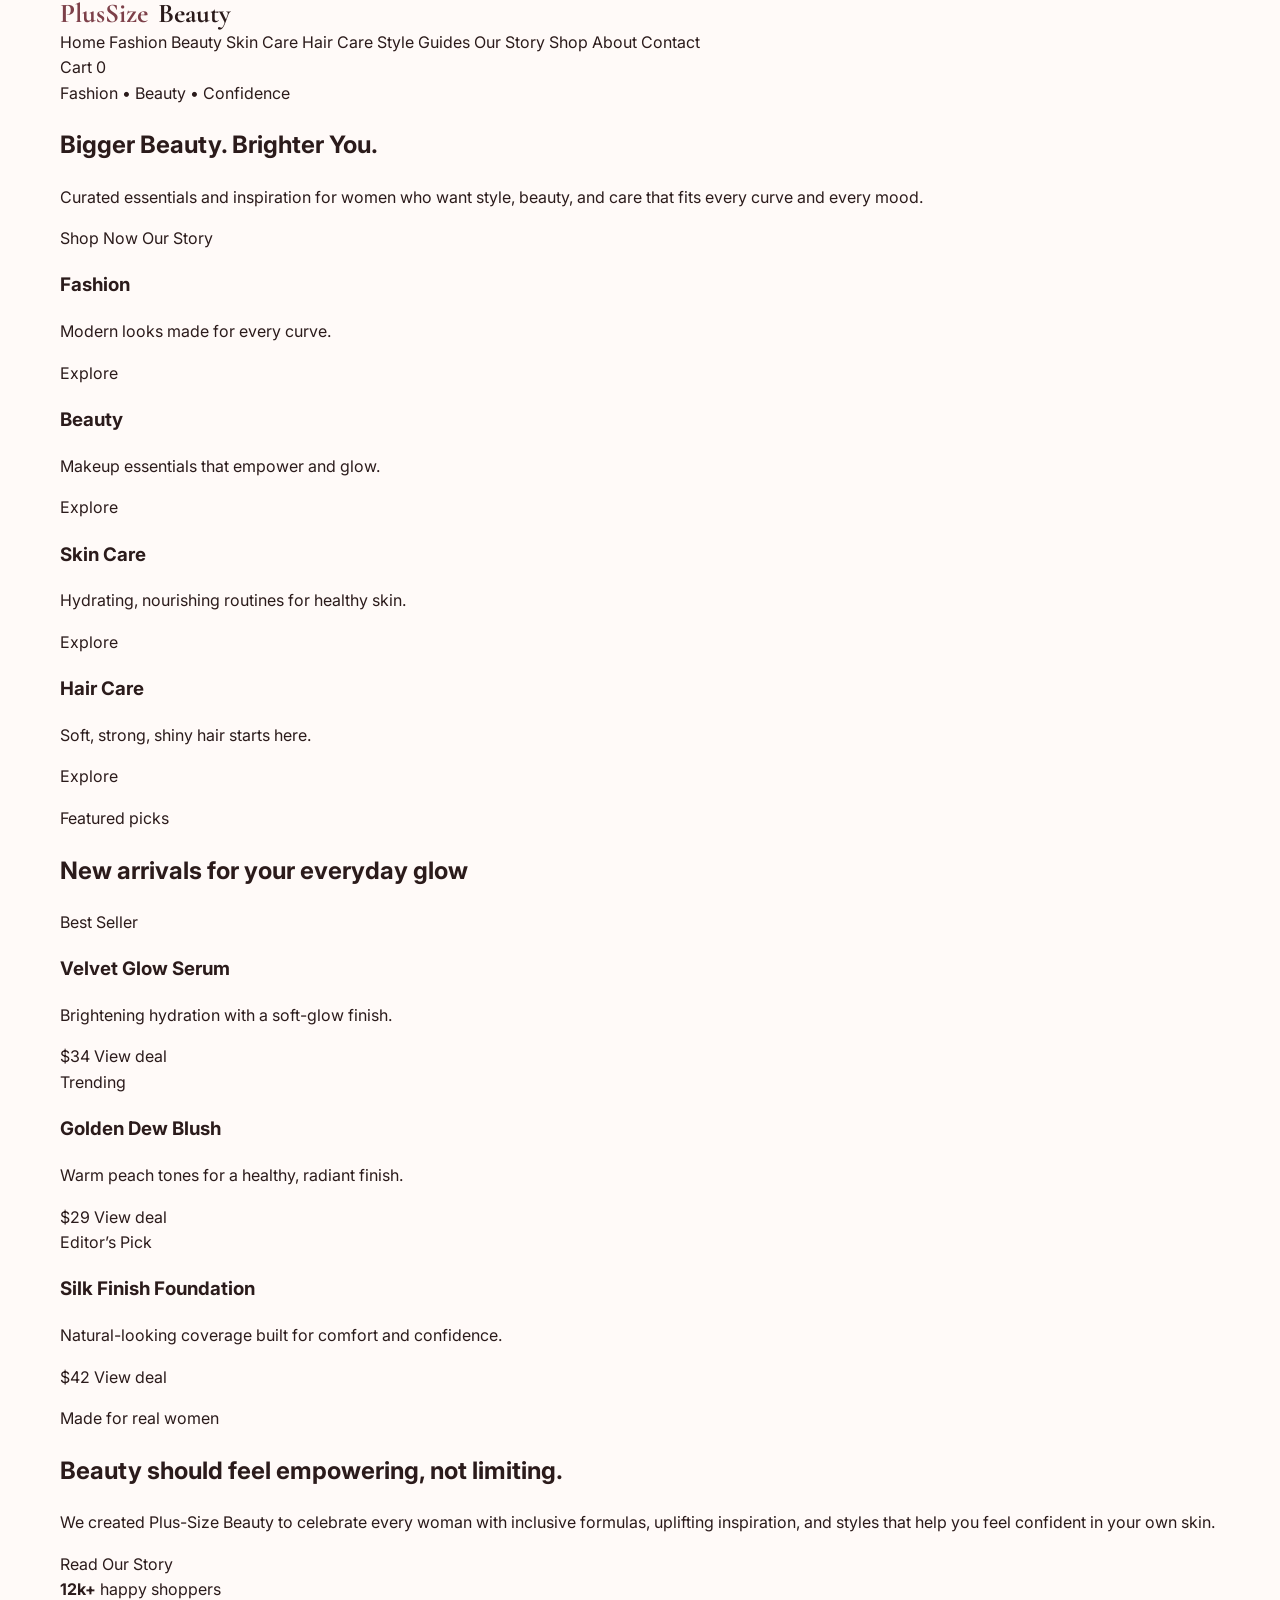
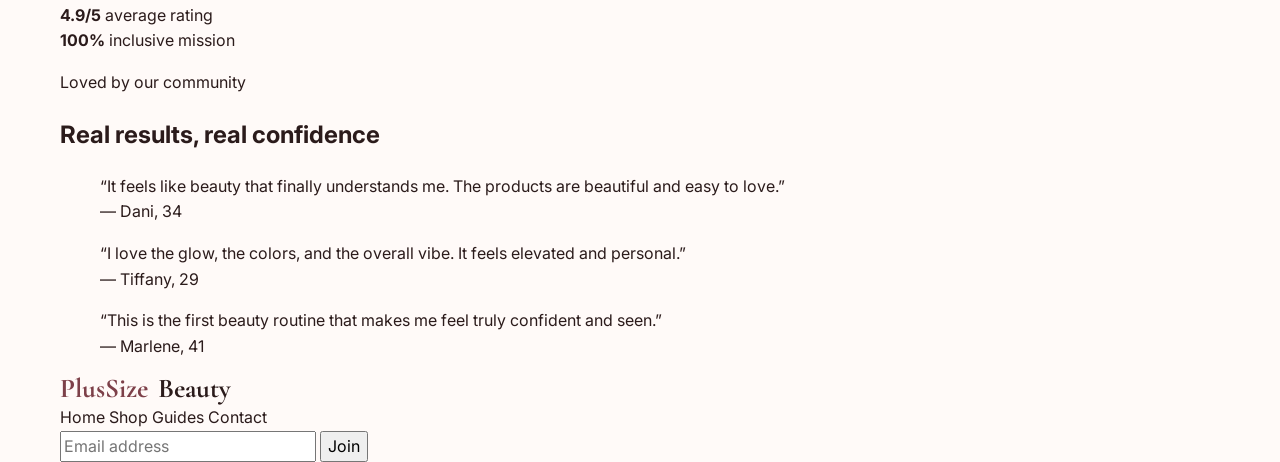
<file: index.html>
<!DOCTYPE html>
<html lang="en">
  <head>
    <meta charset="UTF-8" />
    <meta name="viewport" content="width=device-width, initial-scale=1.0" />
    <meta
      name="description"
      content="Plus-Size Beauty is a fashion, beauty, skincare, and haircare destination for confident women."
    />
    <title>Plus-Size Beauty | Home</title>
    <link rel="preconnect" href="https://fonts.googleapis.com" />
    <link rel="preconnect" href="https://fonts.gstatic.com" crossorigin />
    <link href="https://fonts.googleapis.com/css2?family=Cormorant+Garamond:wght@400;500;600;700&family=Inter:wght@400;500;600;700;800&display=swap" rel="stylesheet" />
    <link rel="stylesheet" href="styles.css" />
  </head>
  <body>
    <header class="site-header">
      <div class="container nav-wrap">
        <a href="index.html" class="brand" aria-label="Plus-Size Beauty home">
          <span class="brand-mark">PlusSize</span>
          <span class="brand-word">Beauty</span>
        </a>

        <nav class="main-nav" aria-label="Main navigation">
          <a href="index.html" class="active">Home</a>
          <a href="fashion.html">Fashion</a>
          <a href="beauty.html">Beauty</a>
          <a href="skin-care.html">Skin Care</a>
          <a href="hair-care.html">Hair Care</a>
          <a href="style-guides.html">Style Guides</a>
          <a href="our-story.html">Our Story</a>
          <a href="shop.html">Shop</a>
          <a href="about.html">About</a>
          <a href="contact.html">Contact</a>
        </nav>

        <a href="shop.html" class="cart-button" aria-label="Shopping cart">
          Cart <span class="cart-count">0</span>
        </a>
      </div>
    </header>

    <main>
      <section class="hero">
        <div class="container hero-inner">
          <div class="hero-copy">
            <div class="eyebrow">Fashion • Beauty • Confidence</div>
            <h1>Bigger Beauty. Brighter You.</h1>
            <p>
              Curated essentials and inspiration for women who want style, beauty, and care that
              fits every curve and every mood.
            </p>
            <div class="hero-actions">
              <a class="btn btn-primary" href="shop.html">Shop Now</a>
              <a class="btn btn-light" href="our-story.html">Our Story</a>
            </div>
          </div>

          <div class="hero-visual">
            <div class="photo-stack">
              <div class="photo-card card-left"></div>
              <div class="photo-card card-main"></div>
              <div class="photo-card card-right"></div>
            </div>
          </div>
        </div>
      </section>

      <section class="category-strip">
        <div class="container category-grid">
          <article class="category-tile">
            <h3>Fashion</h3>
            <p>Modern looks made for every curve.</p>
            <a href="fashion.html">Explore</a>
          </article>
          <article class="category-tile">
            <h3>Beauty</h3>
            <p>Makeup essentials that empower and glow.</p>
            <a href="beauty.html">Explore</a>
          </article>
          <article class="category-tile">
            <h3>Skin Care</h3>
            <p>Hydrating, nourishing routines for healthy skin.</p>
            <a href="skin-care.html">Explore</a>
          </article>
          <article class="category-tile">
            <h3>Hair Care</h3>
            <p>Soft, strong, shiny hair starts here.</p>
            <a href="hair-care.html">Explore</a>
          </article>
        </div>
      </section>

      <section class="content-section">
        <div class="container">
          <div class="section-heading">
            <p class="eyebrow">Featured picks</p>
            <h2>New arrivals for your everyday glow</h2>
          </div>

          <div class="product-grid">
            <article class="product-card">
              <div class="product-image image-one"></div>
              <div class="product-body">
                <span class="product-tag">Best Seller</span>
                <h3>Velvet Glow Serum</h3>
                <p>Brightening hydration with a soft-glow finish.</p>
                <div class="product-meta">
                  <span class="price">$34</span>
                  <a
                    class="affiliate-link"
                    href="https://example.com/affiliate/velvet-glow-serum"
                    target="_blank"
                    rel="sponsored noopener noreferrer"
                  >
                    View deal
                  </a>
                </div>
              </div>
            </article>

            <article class="product-card">
              <div class="product-image image-two"></div>
              <div class="product-body">
                <span class="product-tag">Trending</span>
                <h3>Golden Dew Blush</h3>
                <p>Warm peach tones for a healthy, radiant finish.</p>
                <div class="product-meta">
                  <span class="price">$29</span>
                  <a
                    class="affiliate-link"
                    href="https://example.com/affiliate/golden-dew-blush"
                    target="_blank"
                    rel="sponsored noopener noreferrer"
                  >
                    View deal
                  </a>
                </div>
              </div>
            </article>

            <article class="product-card">
              <div class="product-image image-three"></div>
              <div class="product-body">
                <span class="product-tag">Editor’s Pick</span>
                <h3>Silk Finish Foundation</h3>
                <p>Natural-looking coverage built for comfort and confidence.</p>
                <div class="product-meta">
                  <span class="price">$42</span>
                  <a
                    class="affiliate-link"
                    href="https://example.com/affiliate/silk-finish-foundation"
                    target="_blank"
                    rel="sponsored noopener noreferrer"
                  >
                    View deal
                  </a>
                </div>
              </div>
            </article>
          </div>
        </div>
      </section>

      <section class="content-section story-preview">
        <div class="container story-grid">
          <div>
            <p class="eyebrow">Made for real women</p>
            <h2>Beauty should feel empowering, not limiting.</h2>
            <p>
              We created Plus-Size Beauty to celebrate every woman with inclusive formulas,
              uplifting inspiration, and styles that help you feel confident in your own skin.
            </p>
            <a class="btn btn-primary" href="our-story.html">Read Our Story</a>
          </div>

          <div class="stats-box">
            <div>
              <strong>12k+</strong>
              <span>happy shoppers</span>
            </div>
            <div>
              <strong>4.9/5</strong>
              <span>average rating</span>
            </div>
            <div>
              <strong>100%</strong>
              <span>inclusive mission</span>
            </div>
          </div>
        </div>
      </section>

      <section class="content-section testimonial-section">
        <div class="container">
          <div class="section-heading center-heading">
            <p class="eyebrow">Loved by our community</p>
            <h2>Real results, real confidence</h2>
          </div>

          <div class="testimonial-grid">
            <blockquote>
              “It feels like beauty that finally understands me. The products are beautiful and
              easy to love.”
              <footer>— Dani, 34</footer>
            </blockquote>
            <blockquote>
              “I love the glow, the colors, and the overall vibe. It feels elevated and personal.”
              <footer>— Tiffany, 29</footer>
            </blockquote>
            <blockquote>
              “This is the first beauty routine that makes me feel truly confident and seen.”
              <footer>— Marlene, 41</footer>
            </blockquote>
          </div>
        </div>
      </section>
    </main>

    <footer class="site-footer">
      <div class="container footer-wrap">
        <div class="brand footer-brand">
          <span class="brand-mark">PlusSize</span>
          <span class="brand-word">Beauty</span>
        </div>

        <div class="footer-links">
          <a href="index.html">Home</a>
          <a href="shop.html">Shop</a>
          <a href="style-guides.html">Guides</a>
          <a href="contact.html">Contact</a>
        </div>

        <form class="newsletter" aria-label="Newsletter signup">
          <input type="email" placeholder="Email address" aria-label="Email address" />
          <button type="submit">Join</button>
        </form>
      </div>
    </footer>

    <script src="script.js"></script>
  </body>
</html>
</file>
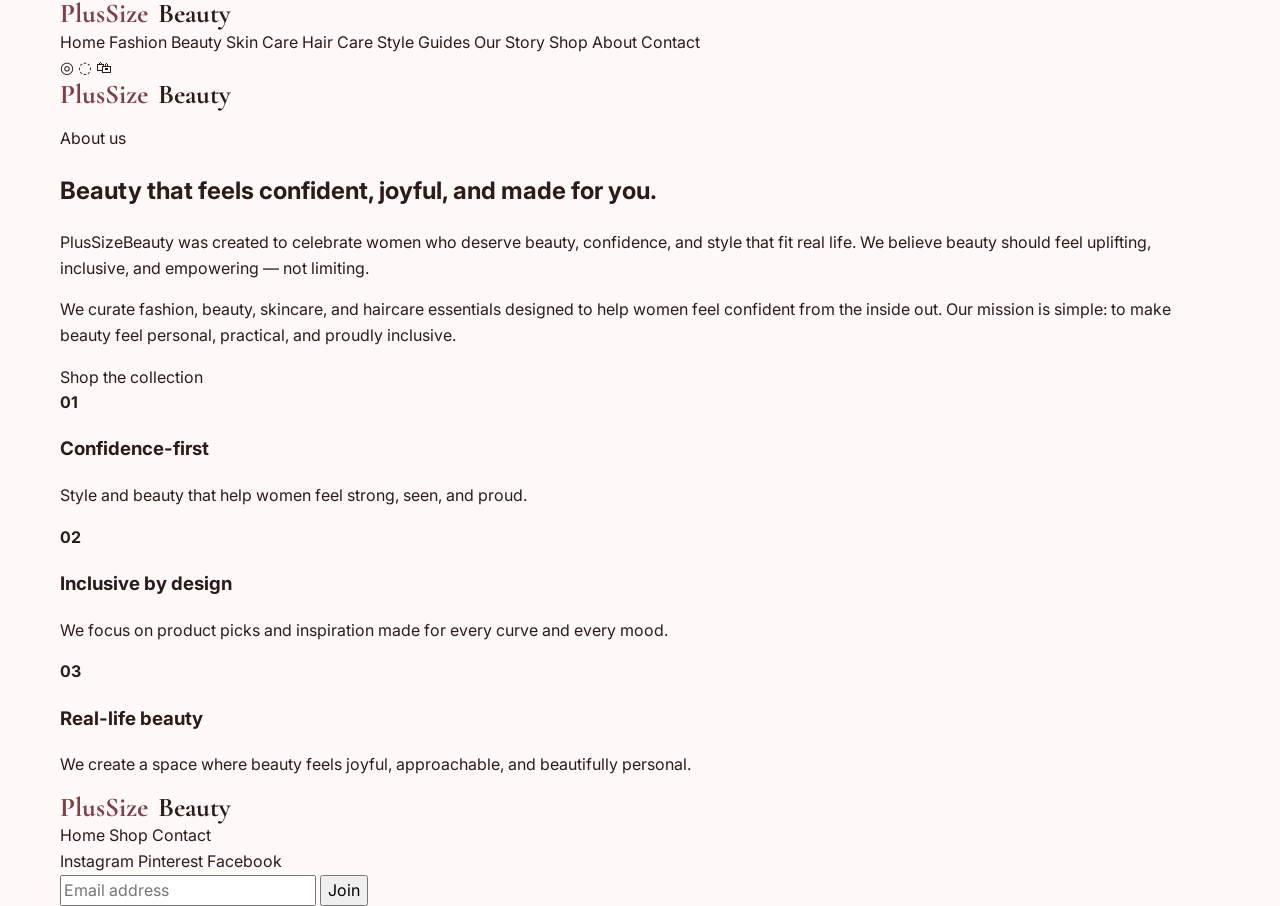
<file: about.html>
<!DOCTYPE html>
<html lang="en">
  <head>
    <meta charset="UTF-8" />
    <meta name="viewport" content="width=device-width, initial-scale=1.0" />
    <meta name="description" content="About PlusSizeBeauty and the mission behind our inclusive beauty brand." />
    <title>About Us | PlusSizeBeauty</title>
    <link rel="preconnect" href="https://fonts.googleapis.com" />
    <link rel="preconnect" href="https://fonts.gstatic.com" crossorigin />
    <link href="https://fonts.googleapis.com/css2?family=Cormorant+Garamond:wght@400;500;600;700&family=Inter:wght@400;500;600;700;800&display=swap" rel="stylesheet" />
    <link rel="stylesheet" href="styles.css" />
  </head>
  <body>
    <header class="site-header">
      <div class="container nav-wrap">
        <a href="index.html" class="brand" aria-label="PlusSize Beauty home">
          <span class="brand-mark">PlusSize</span>
          <span class="brand-word">Beauty</span>
        </a>

        <nav class="main-nav" aria-label="Main navigation">
          <a href="index.html">Home</a>
          <a href="fashion.html">Fashion</a>
          <a href="beauty.html">Beauty</a>
          <a href="skin-care.html">Skin Care</a>
          <a href="hair-care.html">Hair Care</a>
          <a href="style-guides.html">Style Guides</a>
          <a href="our-story.html">Our Story</a>
          <a href="shop.html">Shop</a>
          <a href="about.html" class="active">About</a>
          <a href="contact.html">Contact</a>
        </nav>

        <div class="header-icons" aria-label="Social and cart links">
          <a href="https://www.instagram.com" target="_blank" rel="noopener noreferrer" aria-label="Instagram">◎</a>
          <a href="https://www.pinterest.com" target="_blank" rel="noopener noreferrer" aria-label="Pinterest">◌</a>
          <a href="shop.html" aria-label="Shopping cart">🛍</a>
        </div>
      </div>
    </header>

    <main>
      <section class="page-banner">
        <div class="container page-banner-inner about-banner">
          <div class="brand about-brand">
            <span class="brand-mark">PlusSize</span>
            <span class="brand-word">Beauty</span>
          </div>
          <p class="eyebrow">About us</p>
          <h1>Beauty that feels confident, joyful, and made for you.</h1>
        </div>
      </section>

      <section class="content-section">
        <div class="container about-grid">
          <div class="about-photo-card"></div>

          <div class="about-story">
            <p>
              PlusSizeBeauty was created to celebrate women who deserve beauty, confidence, and style
              that fit real life. We believe beauty should feel uplifting, inclusive, and empowering —
              not limiting.
            </p>
            <p>
              We curate fashion, beauty, skincare, and haircare essentials designed to help women feel
              confident from the inside out. Our mission is simple: to make beauty feel personal,
              practical, and proudly inclusive.
            </p>
            <a href="shop.html" class="btn btn-primary">Shop the collection</a>
          </div>
        </div>
      </section>

      <section class="content-section alt-panel">
        <div class="container values-grid">
          <div class="value-card">
            <strong>01</strong>
            <h3>Confidence-first</h3>
            <p>Style and beauty that help women feel strong, seen, and proud.</p>
          </div>
          <div class="value-card">
            <strong>02</strong>
            <h3>Inclusive by design</h3>
            <p>We focus on product picks and inspiration made for every curve and every mood.</p>
          </div>
          <div class="value-card">
            <strong>03</strong>
            <h3>Real-life beauty</h3>
            <p>We create a space where beauty feels joyful, approachable, and beautifully personal.</p>
          </div>
        </div>
      </section>
    </main>

    <footer class="site-footer">
      <div class="container footer-wrap">
        <div class="brand footer-brand">
          <span class="brand-mark">PlusSize</span>
          <span class="brand-word">Beauty</span>
        </div>

        <div class="footer-links">
          <a href="index.html">Home</a>
          <a href="shop.html">Shop</a>
          <a href="contact.html">Contact</a>
        </div>

        <div class="footer-socials">
          <a href="https://www.instagram.com" target="_blank" rel="noopener noreferrer">Instagram</a>
          <a href="https://www.pinterest.com" target="_blank" rel="noopener noreferrer">Pinterest</a>
          <a href="https://www.facebook.com" target="_blank" rel="noopener noreferrer">Facebook</a>
        </div>

        <form class="newsletter" aria-label="Newsletter signup">
          <input type="email" placeholder="Email address" aria-label="Email address" />
          <button type="submit">Join</button>
        </form>
      </div>
    </footer>

    <script src="script.js"></script>
  </body>
</html>
</file>
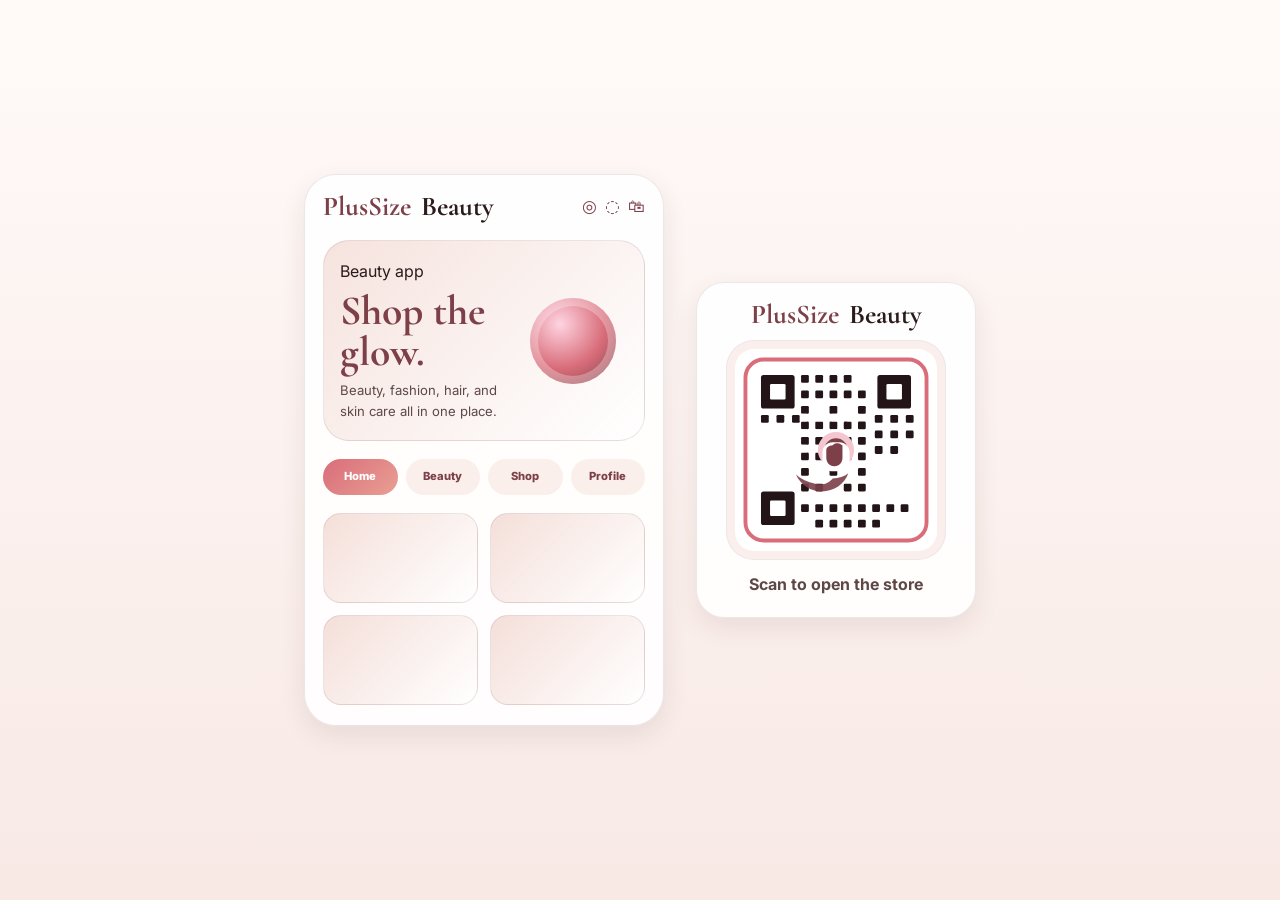
<file: app.html>
<!DOCTYPE html>
<html lang="en">
  <head>
    <meta charset="UTF-8" />
    <meta name="viewport" content="width=device-width, initial-scale=1.0" />
    <meta name="description" content="PlusSizeBeauty app preview and branded QR code for easy mobile access." />
    <title>App Preview | PlusSizeBeauty</title>
    <link rel="preconnect" href="https://fonts.googleapis.com" />
    <link rel="preconnect" href="https://fonts.gstatic.com" crossorigin />
    <link href="https://fonts.googleapis.com/css2?family=Cormorant+Garamond:wght@400;500;600;700&family=Inter:wght@400;500;600;700;800&display=swap" rel="stylesheet" />
    <link rel="stylesheet" href="styles.css" />
  </head>
  <body class="app-body">
    <main class="app-page">
      <section class="phone-shell">
        <div class="phone-header">
          <div class="brand app-brand">
            <span class="brand-mark">PlusSize</span>
            <span class="brand-word">Beauty</span>
          </div>
          <div class="mini-icons">
            <span>◎</span>
            <span>◌</span>
            <span>🛍</span>
          </div>
        </div>

        <div class="app-hero-card">
          <div class="app-hero-copy">
            <p class="eyebrow">Beauty app</p>
            <h1>Shop the glow.</h1>
            <p>Beauty, fashion, hair, and skin care all in one place.</p>
          </div>
          <div class="app-hero-graphic">
            <div class="app-circle"></div>
          </div>
        </div>

        <div class="app-tabs">
          <span class="tab active">Home</span>
          <span class="tab">Beauty</span>
          <span class="tab">Shop</span>
          <span class="tab">Profile</span>
        </div>

        <div class="app-grid">
          <div class="app-item"></div>
          <div class="app-item"></div>
          <div class="app-item"></div>
          <div class="app-item"></div>
        </div>
      </section>

      <section class="qr-card">
        <div class="qr-header">
          <div class="brand qr-brand">
            <span class="brand-mark">PlusSize</span>
            <span class="brand-word">Beauty</span>
          </div>
        </div>

        <div class="qr-box">
          <img src="qr-code.svg" alt="PlusSizeBeauty QR code" class="qr-image" />
        </div>

        <p>Scan to open the store</p>
      </section>
    </main>
  </body>
</html>
</file>
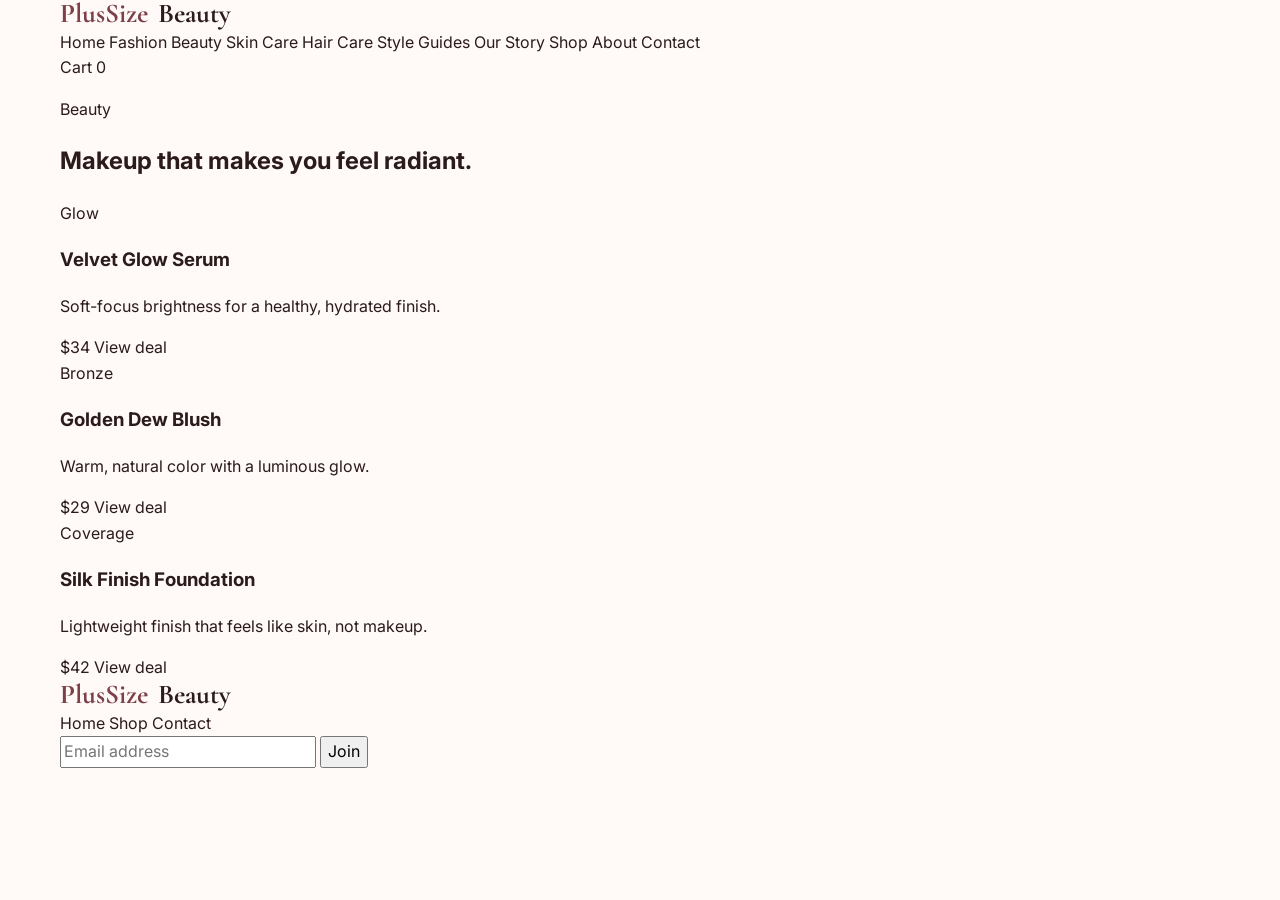
<file: beauty.html>
<!DOCTYPE html>
<html lang="en">
  <head>
    <meta charset="UTF-8" />
    <meta name="viewport" content="width=device-width, initial-scale=1.0" />
    <meta name="description" content="Explore beauty favorites and color-rich essentials designed to elevate your routine." />
    <title>Beauty | Plus-Size Beauty</title>
    <link rel="preconnect" href="https://fonts.googleapis.com" />
    <link rel="preconnect" href="https://fonts.gstatic.com" crossorigin />
    <link href="https://fonts.googleapis.com/css2?family=Cormorant+Garamond:wght@400;500;600;700&family=Inter:wght@400;500;600;700;800&display=swap" rel="stylesheet" />
    <link rel="stylesheet" href="styles.css" />
  </head>
  <body>
    <header class="site-header">
      <div class="container nav-wrap">
        <a href="index.html" class="brand" aria-label="Plus-Size Beauty home">
          <span class="brand-mark">PlusSize</span>
          <span class="brand-word">Beauty</span>
        </a>

        <nav class="main-nav" aria-label="Main navigation">
          <a href="index.html">Home</a>
          <a href="fashion.html">Fashion</a>
          <a href="beauty.html" class="active">Beauty</a>
          <a href="skin-care.html">Skin Care</a>
          <a href="hair-care.html">Hair Care</a>
          <a href="style-guides.html">Style Guides</a>
          <a href="our-story.html">Our Story</a>
          <a href="shop.html">Shop</a>
          <a href="about.html">About</a>
          <a href="contact.html">Contact</a>
        </nav>

        <a href="shop.html" class="cart-button" aria-label="Shopping cart">
          Cart <span class="cart-count">0</span>
        </a>
      </div>
    </header>

    <main>
      <section class="page-banner">
        <div class="container page-banner-inner">
          <p class="eyebrow">Beauty</p>
          <h1>Makeup that makes you feel radiant.</h1>
        </div>
      </section>

      <section class="content-section">
        <div class="container">
          <div class="product-grid">
            <article class="product-card">
              <div class="product-image image-one"></div>
              <div class="product-body">
                <span class="product-tag">Glow</span>
                <h3>Velvet Glow Serum</h3>
                <p>Soft-focus brightness for a healthy, hydrated finish.</p>
                <div class="product-meta">
                  <span class="price">$34</span>
                  <a class="affiliate-link" href="https://example.com/affiliate/velvet-glow-serum" target="_blank" rel="sponsored noopener noreferrer">View deal</a>
                </div>
              </div>
            </article>

            <article class="product-card">
              <div class="product-image image-two"></div>
              <div class="product-body">
                <span class="product-tag">Bronze</span>
                <h3>Golden Dew Blush</h3>
                <p>Warm, natural color with a luminous glow.</p>
                <div class="product-meta">
                  <span class="price">$29</span>
                  <a class="affiliate-link" href="https://example.com/affiliate/golden-dew-blush" target="_blank" rel="sponsored noopener noreferrer">View deal</a>
                </div>
              </div>
            </article>

            <article class="product-card">
              <div class="product-image image-three"></div>
              <div class="product-body">
                <span class="product-tag">Coverage</span>
                <h3>Silk Finish Foundation</h3>
                <p>Lightweight finish that feels like skin, not makeup.</p>
                <div class="product-meta">
                  <span class="price">$42</span>
                  <a class="affiliate-link" href="https://example.com/affiliate/silk-finish-foundation" target="_blank" rel="sponsored noopener noreferrer">View deal</a>
                </div>
              </div>
            </article>
          </div>
        </div>
      </section>
    </main>

    <footer class="site-footer">
      <div class="container footer-wrap">
        <div class="brand footer-brand">
          <span class="brand-mark">PlusSize</span>
          <span class="brand-word">Beauty</span>
        </div>

        <div class="footer-links">
          <a href="index.html">Home</a>
          <a href="shop.html">Shop</a>
          <a href="contact.html">Contact</a>
        </div>

        <form class="newsletter" aria-label="Newsletter signup">
          <input type="email" placeholder="Email address" aria-label="Email address" />
          <button type="submit">Join</button>
        </form>
      </div>
    </footer>

    <script src="script.js"></script>
  </body>
</html>
</file>
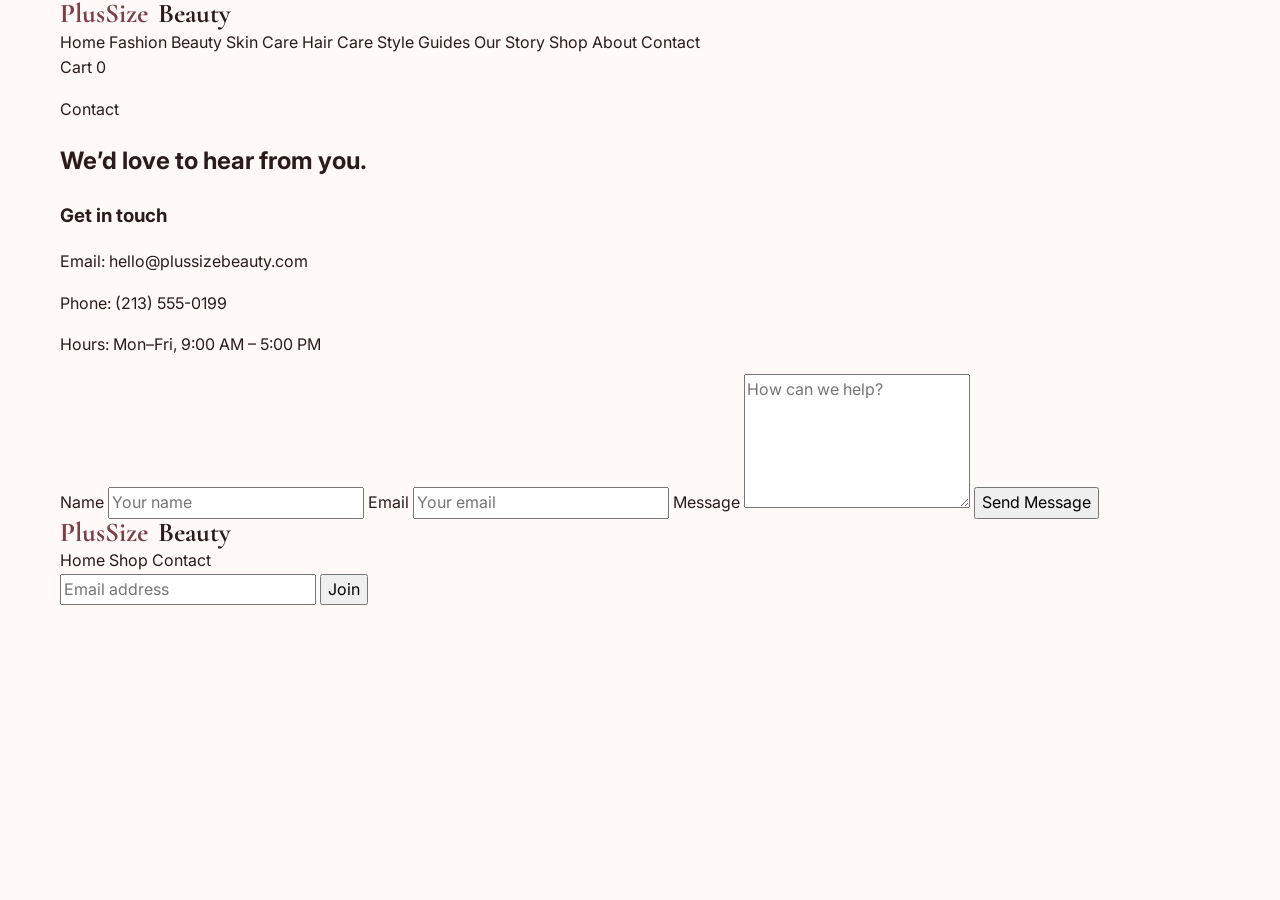
<file: contact.html>
<!DOCTYPE html>
<html lang="en">
  <head>
    <meta charset="UTF-8" />
    <meta name="viewport" content="width=device-width, initial-scale=1.0" />
    <meta name="description" content="Reach out to Plus-Size Beauty for questions, support, or styling inspiration." />
    <title>Contact | Plus-Size Beauty</title>
    <link rel="preconnect" href="https://fonts.googleapis.com" />
    <link rel="preconnect" href="https://fonts.gstatic.com" crossorigin />
    <link href="https://fonts.googleapis.com/css2?family=Cormorant+Garamond:wght@400;500;600;700&family=Inter:wght@400;500;600;700;800&display=swap" rel="stylesheet" />
    <link rel="stylesheet" href="styles.css" />
  </head>
  <body>
    <header class="site-header">
      <div class="container nav-wrap">
        <a href="index.html" class="brand" aria-label="Plus-Size Beauty home">
          <span class="brand-mark">PlusSize</span>
          <span class="brand-word">Beauty</span>
        </a>

        <nav class="main-nav" aria-label="Main navigation">
          <a href="index.html">Home</a>
          <a href="fashion.html">Fashion</a>
          <a href="beauty.html">Beauty</a>
          <a href="skin-care.html">Skin Care</a>
          <a href="hair-care.html">Hair Care</a>
          <a href="style-guides.html">Style Guides</a>
          <a href="our-story.html">Our Story</a>
          <a href="shop.html">Shop</a>
          <a href="about.html">About</a>
          <a href="contact.html" class="active">Contact</a>
        </nav>

        <a href="shop.html" class="cart-button" aria-label="Shopping cart">
          Cart <span class="cart-count">0</span>
        </a>
      </div>
    </header>

    <main>
      <section class="page-banner">
        <div class="container page-banner-inner">
          <p class="eyebrow">Contact</p>
          <h1>We’d love to hear from you.</h1>
        </div>
      </section>

      <section class="content-section">
        <div class="container contact-grid">
          <div class="contact-info">
            <h3>Get in touch</h3>
            <p>Email: hello@plussizebeauty.com</p>
            <p>Phone: (213) 555-0199</p>
            <p>Hours: Mon–Fri, 9:00 AM – 5:00 PM</p>
          </div>

          <form class="contact-form">
            <label>
              Name
              <input type="text" placeholder="Your name" />
            </label>
            <label>
              Email
              <input type="email" placeholder="Your email" />
            </label>
            <label>
              Message
              <textarea rows="5" placeholder="How can we help?"></textarea>
            </label>
            <button type="submit" class="btn btn-primary">Send Message</button>
          </form>
        </div>
      </section>
    </main>

    <footer class="site-footer">
      <div class="container footer-wrap">
        <div class="brand footer-brand">
          <span class="brand-mark">PlusSize</span>
          <span class="brand-word">Beauty</span>
        </div>

        <div class="footer-links">
          <a href="index.html">Home</a>
          <a href="shop.html">Shop</a>
          <a href="contact.html">Contact</a>
        </div>

        <form class="newsletter" aria-label="Newsletter signup">
          <input type="email" placeholder="Email address" aria-label="Email address" />
          <button type="submit">Join</button>
        </form>
      </div>
    </footer>

    <script src="script.js"></script>
  </body>
</html>
</file>
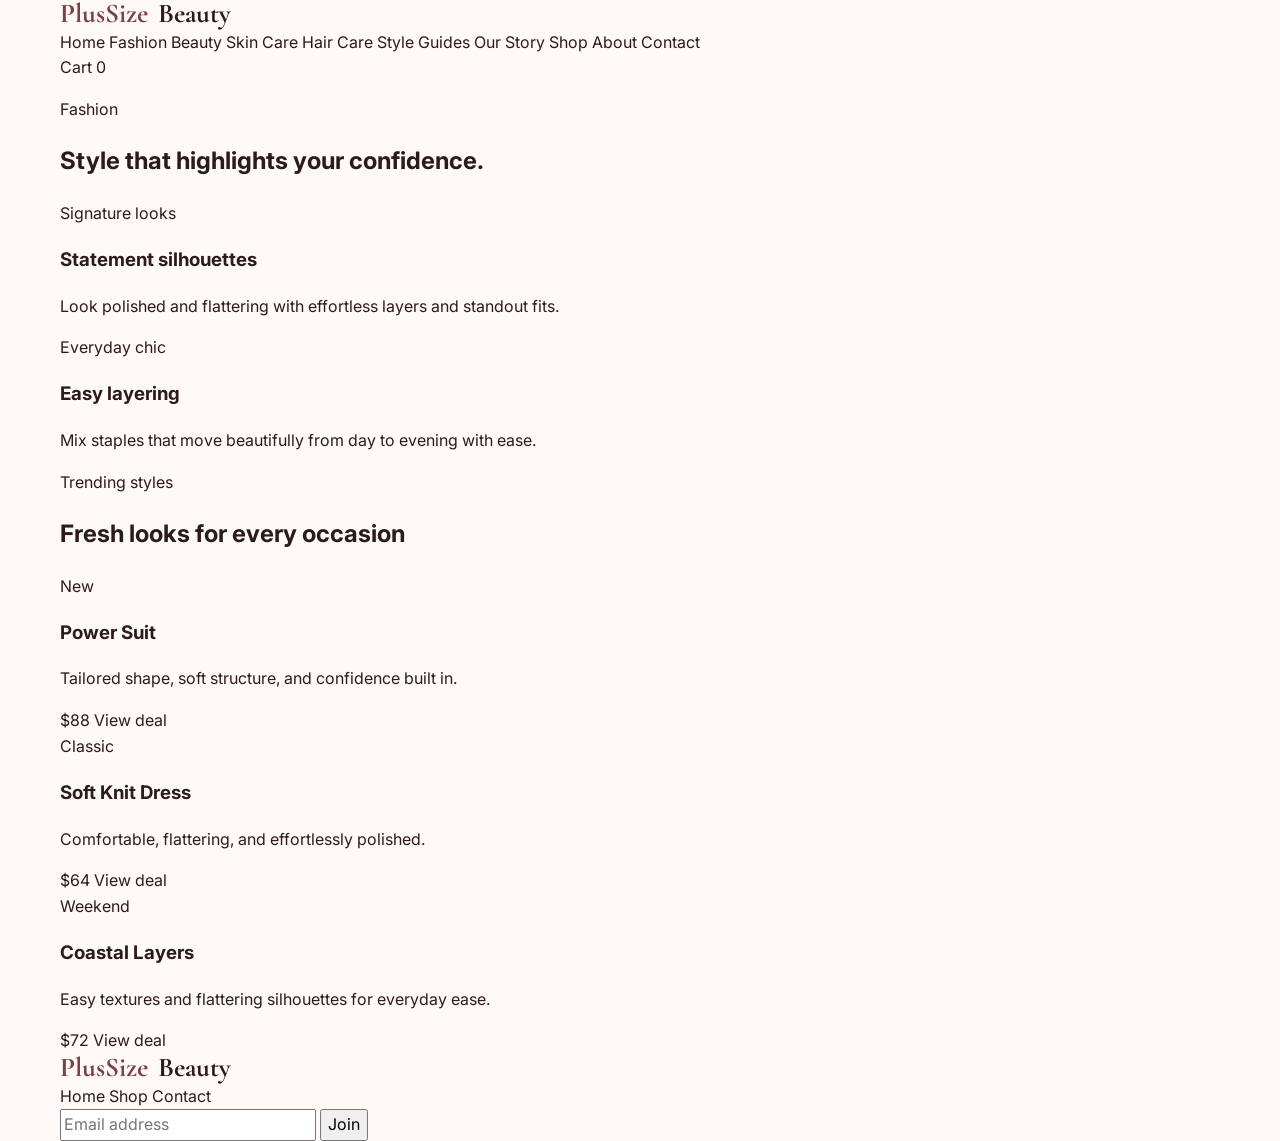
<file: fashion.html>
<!DOCTYPE html>
<html lang="en">
  <head>
    <meta charset="UTF-8" />
    <meta name="viewport" content="width=device-width, initial-scale=1.0" />
    <meta name="description" content="Shop fashion-forward plus-size style inspiration and trend-led looks for everyday confidence." />
    <title>Fashion | Plus-Size Beauty</title>
    <link rel="preconnect" href="https://fonts.googleapis.com" />
    <link rel="preconnect" href="https://fonts.gstatic.com" crossorigin />
    <link href="https://fonts.googleapis.com/css2?family=Cormorant+Garamond:wght@400;500;600;700&family=Inter:wght@400;500;600;700;800&display=swap" rel="stylesheet" />
    <link rel="stylesheet" href="styles.css" />
  </head>
  <body>
    <header class="site-header">
      <div class="container nav-wrap">
        <a href="index.html" class="brand" aria-label="Plus-Size Beauty home">
          <span class="brand-mark">PlusSize</span>
          <span class="brand-word">Beauty</span>
        </a>

        <nav class="main-nav" aria-label="Main navigation">
          <a href="index.html">Home</a>
          <a href="fashion.html" class="active">Fashion</a>
          <a href="beauty.html">Beauty</a>
          <a href="skin-care.html">Skin Care</a>
          <a href="hair-care.html">Hair Care</a>
          <a href="style-guides.html">Style Guides</a>
          <a href="our-story.html">Our Story</a>
          <a href="shop.html">Shop</a>
          <a href="about.html">About</a>
          <a href="contact.html">Contact</a>
        </nav>

        <a href="shop.html" class="cart-button" aria-label="Shopping cart">
          Cart <span class="cart-count">0</span>
        </a>
      </div>
    </header>

    <main>
      <section class="page-banner">
        <div class="container page-banner-inner">
          <p class="eyebrow">Fashion</p>
          <h1>Style that highlights your confidence.</h1>
        </div>
      </section>

      <section class="content-section">
        <div class="container">
          <div class="feature-list-grid">
            <article class="feature-card-large">
              <div class="feature-card-photo feature-photo-1"></div>
              <div class="feature-card-copy">
                <p class="eyebrow">Signature looks</p>
                <h3>Statement silhouettes</h3>
                <p>Look polished and flattering with effortless layers and standout fits.</p>
              </div>
            </article>

            <article class="feature-card-large">
              <div class="feature-card-photo feature-photo-2"></div>
              <div class="feature-card-copy">
                <p class="eyebrow">Everyday chic</p>
                <h3>Easy layering</h3>
                <p>Mix staples that move beautifully from day to evening with ease.</p>
              </div>
            </article>
          </div>
        </div>
      </section>

      <section class="content-section muted-panel">
        <div class="container">
          <div class="section-heading">
            <p class="eyebrow">Trending styles</p>
            <h2>Fresh looks for every occasion</h2>
          </div>

          <div class="product-grid">
            <article class="product-card">
              <div class="product-image image-four"></div>
              <div class="product-body">
                <span class="product-tag">New</span>
                <h3>Power Suit</h3>
                <p>Tailored shape, soft structure, and confidence built in.</p>
                <div class="product-meta">
                  <span class="price">$88</span>
                  <a class="affiliate-link" href="https://example.com/affiliate/power-suit" target="_blank" rel="sponsored noopener noreferrer">View deal</a>
                </div>
              </div>
            </article>

            <article class="product-card">
              <div class="product-image image-five"></div>
              <div class="product-body">
                <span class="product-tag">Classic</span>
                <h3>Soft Knit Dress</h3>
                <p>Comfortable, flattering, and effortlessly polished.</p>
                <div class="product-meta">
                  <span class="price">$64</span>
                  <a class="affiliate-link" href="https://example.com/affiliate/soft-knit-dress" target="_blank" rel="sponsored noopener noreferrer">View deal</a>
                </div>
              </div>
            </article>

            <article class="product-card">
              <div class="product-image image-six"></div>
              <div class="product-body">
                <span class="product-tag">Weekend</span>
                <h3>Coastal Layers</h3>
                <p>Easy textures and flattering silhouettes for everyday ease.</p>
                <div class="product-meta">
                  <span class="price">$72</span>
                  <a class="affiliate-link" href="https://example.com/affiliate/coastal-layers" target="_blank" rel="sponsored noopener noreferrer">View deal</a>
                </div>
              </div>
            </article>
          </div>
        </div>
      </section>
    </main>

    <footer class="site-footer">
      <div class="container footer-wrap">
        <div class="brand footer-brand">
          <span class="brand-mark">PlusSize</span>
          <span class="brand-word">Beauty</span>
        </div>

        <div class="footer-links">
          <a href="index.html">Home</a>
          <a href="shop.html">Shop</a>
          <a href="contact.html">Contact</a>
        </div>

        <form class="newsletter" aria-label="Newsletter signup">
          <input type="email" placeholder="Email address" aria-label="Email address" />
          <button type="submit">Join</button>
        </form>
      </div>
    </footer>

    <script src="script.js"></script>
  </body>
</html>
</file>
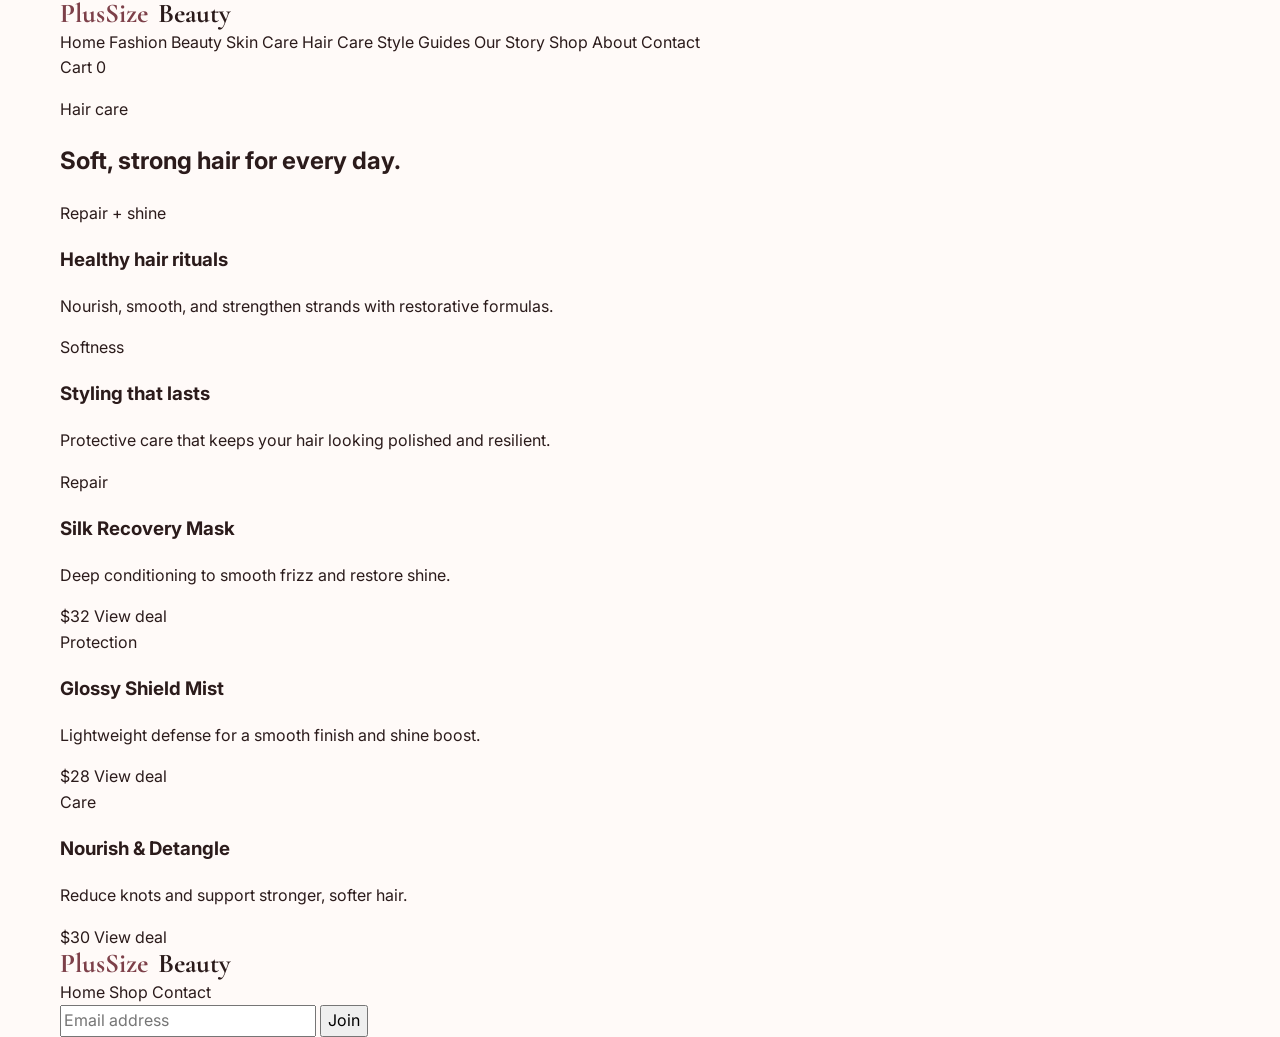
<file: hair-care.html>
<!DOCTYPE html>
<html lang="en">
  <head>
    <meta charset="UTF-8" />
    <meta name="viewport" content="width=device-width, initial-scale=1.0" />
    <meta name="description" content="Healthy, shiny, resilient hair starts with products designed for everyday nourishment and care." />
    <title>Hair Care | Plus-Size Beauty</title>
    <link rel="preconnect" href="https://fonts.googleapis.com" />
    <link rel="preconnect" href="https://fonts.gstatic.com" crossorigin />
    <link href="https://fonts.googleapis.com/css2?family=Cormorant+Garamond:wght@400;500;600;700&family=Inter:wght@400;500;600;700;800&display=swap" rel="stylesheet" />
    <link rel="stylesheet" href="styles.css" />
  </head>
  <body>
    <header class="site-header">
      <div class="container nav-wrap">
        <a href="index.html" class="brand" aria-label="Plus-Size Beauty home">
          <span class="brand-mark">PlusSize</span>
          <span class="brand-word">Beauty</span>
        </a>

        <nav class="main-nav" aria-label="Main navigation">
          <a href="index.html">Home</a>
          <a href="fashion.html">Fashion</a>
          <a href="beauty.html">Beauty</a>
          <a href="skin-care.html">Skin Care</a>
          <a href="hair-care.html" class="active">Hair Care</a>
          <a href="style-guides.html">Style Guides</a>
          <a href="our-story.html">Our Story</a>
          <a href="shop.html">Shop</a>
          <a href="about.html">About</a>
          <a href="contact.html">Contact</a>
        </nav>

        <a href="shop.html" class="cart-button" aria-label="Shopping cart">
          Cart <span class="cart-count">0</span>
        </a>
      </div>
    </header>

    <main>
      <section class="page-banner">
        <div class="container page-banner-inner">
          <p class="eyebrow">Hair care</p>
          <h1>Soft, strong hair for every day.</h1>
        </div>
      </section>

      <section class="content-section">
        <div class="container">
          <div class="feature-list-grid">
            <article class="feature-card-large alt-panel">
              <div class="feature-card-photo feature-photo-5"></div>
              <div class="feature-card-copy">
                <p class="eyebrow">Repair + shine</p>
                <h3>Healthy hair rituals</h3>
                <p>Nourish, smooth, and strengthen strands with restorative formulas.</p>
              </div>
            </article>

            <article class="feature-card-large alt-panel">
              <div class="feature-card-photo feature-photo-6"></div>
              <div class="feature-card-copy">
                <p class="eyebrow">Softness</p>
                <h3>Styling that lasts</h3>
                <p>Protective care that keeps your hair looking polished and resilient.</p>
              </div>
            </article>
          </div>
        </div>
      </section>

      <section class="content-section muted-panel">
        <div class="container">
          <div class="product-grid">
            <article class="product-card">
              <div class="product-image image-four"></div>
              <div class="product-body">
                <span class="product-tag">Repair</span>
                <h3>Silk Recovery Mask</h3>
                <p>Deep conditioning to smooth frizz and restore shine.</p>
                <div class="product-meta">
                  <span class="price">$32</span>
                  <a class="affiliate-link" href="https://example.com/affiliate/silk-recovery-mask" target="_blank" rel="sponsored noopener noreferrer">View deal</a>
                </div>
              </div>
            </article>

            <article class="product-card">
              <div class="product-image image-five"></div>
              <div class="product-body">
                <span class="product-tag">Protection</span>
                <h3>Glossy Shield Mist</h3>
                <p>Lightweight defense for a smooth finish and shine boost.</p>
                <div class="product-meta">
                  <span class="price">$28</span>
                  <a class="affiliate-link" href="https://example.com/affiliate/glossy-shield-mist" target="_blank" rel="sponsored noopener noreferrer">View deal</a>
                </div>
              </div>
            </article>

            <article class="product-card">
              <div class="product-image image-six"></div>
              <div class="product-body">
                <span class="product-tag">Care</span>
                <h3>Nourish & Detangle</h3>
                <p>Reduce knots and support stronger, softer hair.</p>
                <div class="product-meta">
                  <span class="price">$30</span>
                  <a class="affiliate-link" href="https://example.com/affiliate/nourish-detangle" target="_blank" rel="sponsored noopener noreferrer">View deal</a>
                </div>
              </div>
            </article>
          </div>
        </div>
      </section>
    </main>

    <footer class="site-footer">
      <div class="container footer-wrap">
        <div class="brand footer-brand">
          <span class="brand-mark">PlusSize</span>
          <span class="brand-word">Beauty</span>
        </div>

        <div class="footer-links">
          <a href="index.html">Home</a>
          <a href="shop.html">Shop</a>
          <a href="contact.html">Contact</a>
        </div>

        <form class="newsletter" aria-label="Newsletter signup">
          <input type="email" placeholder="Email address" aria-label="Email address" />
          <button type="submit">Join</button>
        </form>
      </div>
    </footer>

    <script src="script.js"></script>
  </body>
</html>
</file>
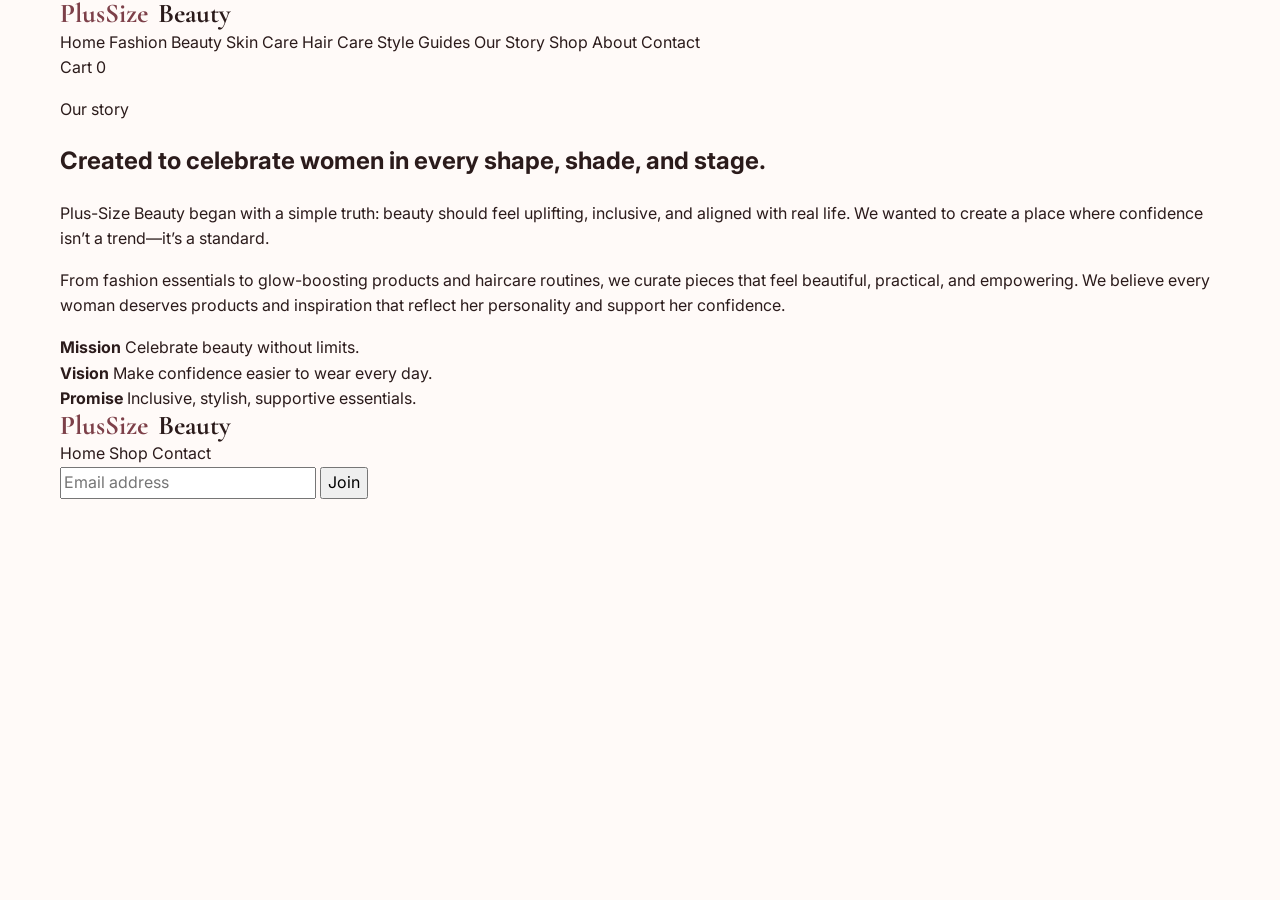
<file: our-story.html>
<!DOCTYPE html>
<html lang="en">
  <head>
    <meta charset="UTF-8" />
    <meta name="viewport" content="width=device-width, initial-scale=1.0" />
    <meta name="description" content="Learn the story behind Plus-Size Beauty and the mission of inclusive confidence and self-expression." />
    <title>Our Story | Plus-Size Beauty</title>
    <link rel="preconnect" href="https://fonts.googleapis.com" />
    <link rel="preconnect" href="https://fonts.gstatic.com" crossorigin />
    <link href="https://fonts.googleapis.com/css2?family=Cormorant+Garamond:wght@400;500;600;700&family=Inter:wght@400;500;600;700;800&display=swap" rel="stylesheet" />
    <link rel="stylesheet" href="styles.css" />
  </head>
  <body>
    <header class="site-header">
      <div class="container nav-wrap">
        <a href="index.html" class="brand" aria-label="Plus-Size Beauty home">
          <span class="brand-mark">PlusSize</span>
          <span class="brand-word">Beauty</span>
        </a>

        <nav class="main-nav" aria-label="Main navigation">
          <a href="index.html">Home</a>
          <a href="fashion.html">Fashion</a>
          <a href="beauty.html">Beauty</a>
          <a href="skin-care.html">Skin Care</a>
          <a href="hair-care.html">Hair Care</a>
          <a href="style-guides.html">Style Guides</a>
          <a href="our-story.html" class="active">Our Story</a>
          <a href="shop.html">Shop</a>
          <a href="about.html">About</a>
          <a href="contact.html">Contact</a>
        </nav>

        <a href="shop.html" class="cart-button" aria-label="Shopping cart">
          Cart <span class="cart-count">0</span>
        </a>
      </div>
    </header>

    <main>
      <section class="page-banner">
        <div class="container page-banner-inner">
          <p class="eyebrow">Our story</p>
          <h1>Created to celebrate women in every shape, shade, and stage.</h1>
        </div>
      </section>

      <section class="content-section">
        <div class="container story-single-grid">
          <div class="story-text">
            <p>
              Plus-Size Beauty began with a simple truth: beauty should feel uplifting, inclusive,
              and aligned with real life. We wanted to create a place where confidence isn’t a
              trend—it’s a standard.
            </p>
            <p>
              From fashion essentials to glow-boosting products and haircare routines, we curate
              pieces that feel beautiful, practical, and empowering. We believe every woman deserves
              products and inspiration that reflect her personality and support her confidence.
            </p>
          </div>

          <div class="story-panel">
            <div>
              <strong>Mission</strong>
              <span>Celebrate beauty without limits.</span>
            </div>
            <div>
              <strong>Vision</strong>
              <span>Make confidence easier to wear every day.</span>
            </div>
            <div>
              <strong>Promise</strong>
              <span>Inclusive, stylish, supportive essentials.</span>
            </div>
          </div>
        </div>
      </section>
    </main>

    <footer class="site-footer">
      <div class="container footer-wrap">
        <div class="brand footer-brand">
          <span class="brand-mark">PlusSize</span>
          <span class="brand-word">Beauty</span>
        </div>

        <div class="footer-links">
          <a href="index.html">Home</a>
          <a href="shop.html">Shop</a>
          <a href="contact.html">Contact</a>
        </div>

        <form class="newsletter" aria-label="Newsletter signup">
          <input type="email" placeholder="Email address" aria-label="Email address" />
          <button type="submit">Join</button>
        </form>
      </div>
    </footer>

    <script src="script.js"></script>
  </body>
</html>
</file>
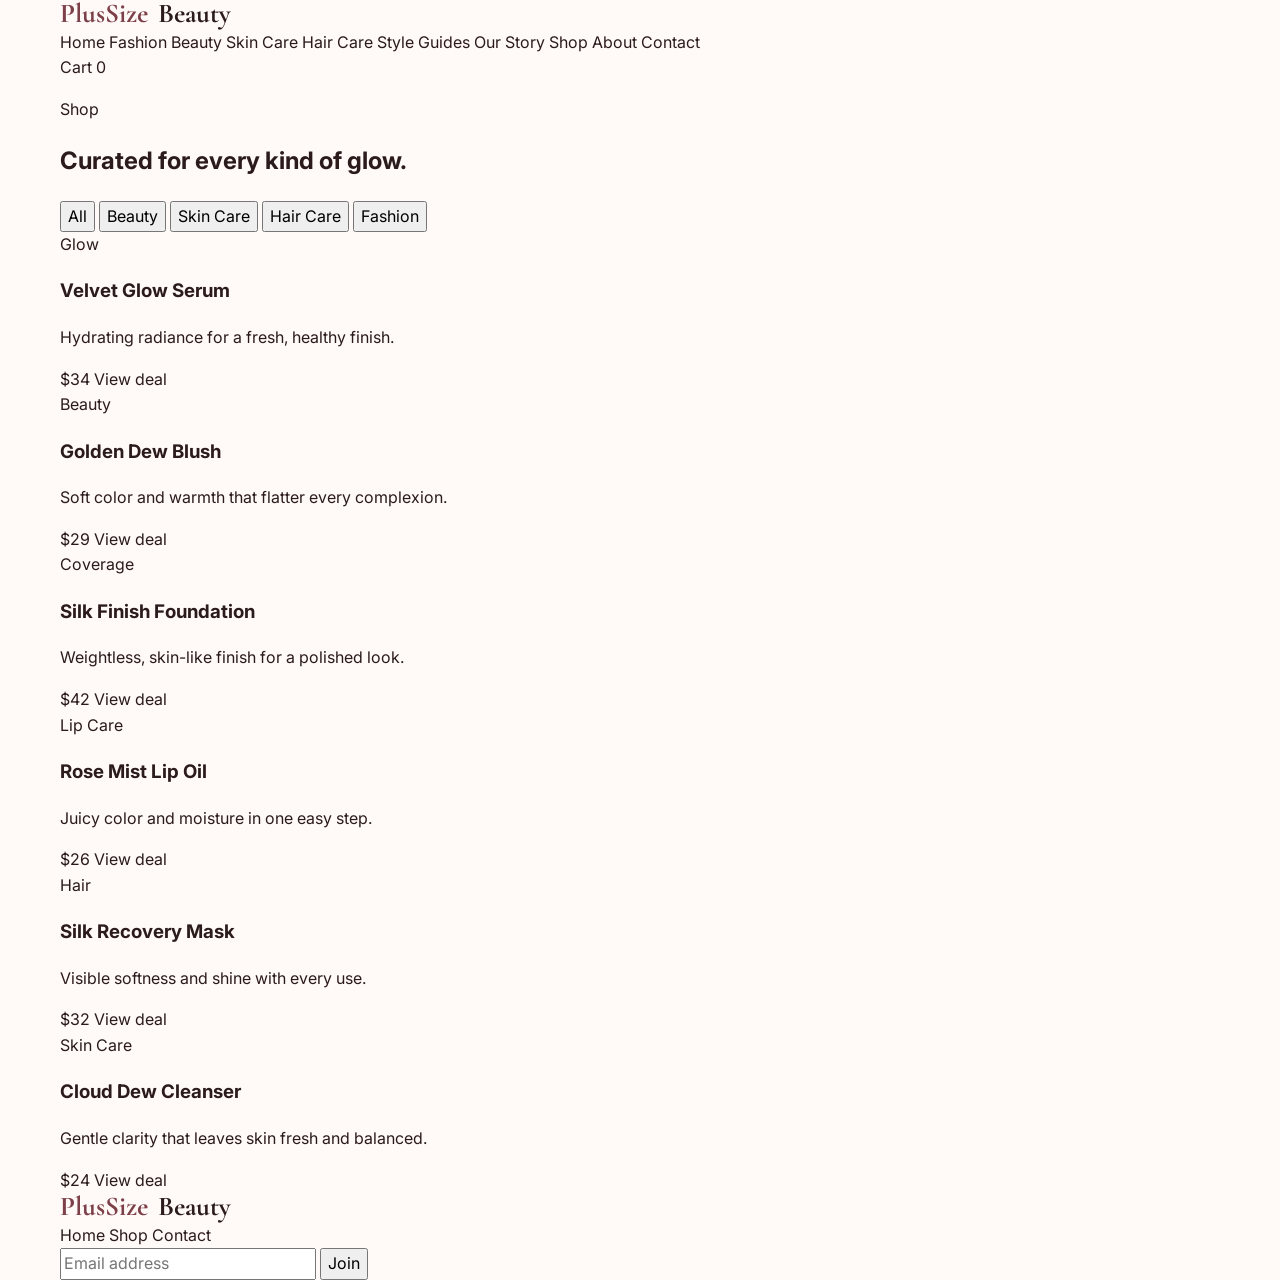
<file: shop.html>
<!DOCTYPE html>
<html lang="en">
  <head>
    <meta charset="UTF-8" />
    <meta name="viewport" content="width=device-width, initial-scale=1.0" />
    <meta name="description" content="Shop the curated collection from Plus-Size Beauty for beauty, fashion, skincare, and haircare essentials." />
    <title>Shop | Plus-Size Beauty</title>
    <link rel="preconnect" href="https://fonts.googleapis.com" />
    <link rel="preconnect" href="https://fonts.gstatic.com" crossorigin />
    <link href="https://fonts.googleapis.com/css2?family=Cormorant+Garamond:wght@400;500;600;700&family=Inter:wght@400;500;600;700;800&display=swap" rel="stylesheet" />
    <link rel="stylesheet" href="styles.css" />
  </head>
  <body>
    <header class="site-header">
      <div class="container nav-wrap">
        <a href="index.html" class="brand" aria-label="Plus-Size Beauty home">
          <span class="brand-mark">PlusSize</span>
          <span class="brand-word">Beauty</span>
        </a>

        <nav class="main-nav" aria-label="Main navigation">
          <a href="index.html">Home</a>
          <a href="fashion.html">Fashion</a>
          <a href="beauty.html">Beauty</a>
          <a href="skin-care.html">Skin Care</a>
          <a href="hair-care.html">Hair Care</a>
          <a href="style-guides.html">Style Guides</a>
          <a href="our-story.html">Our Story</a>
          <a href="shop.html" class="active">Shop</a>
          <a href="about.html">About</a>
          <a href="contact.html">Contact</a>
        </nav>

        <a href="shop.html" class="cart-button" aria-label="Shopping cart">
          Cart <span class="cart-count">0</span>
        </a>
      </div>
    </header>

    <main>
      <section class="page-banner">
        <div class="container page-banner-inner">
          <p class="eyebrow">Shop</p>
          <h1>Curated for every kind of glow.</h1>
        </div>
      </section>

      <section class="content-section">
        <div class="container">
          <div class="shop-controls">
            <div class="filter-group" aria-label="Product categories">
              <button type="button" class="filter-chip active">All</button>
              <button type="button" class="filter-chip">Beauty</button>
              <button type="button" class="filter-chip">Skin Care</button>
              <button type="button" class="filter-chip">Hair Care</button>
              <button type="button" class="filter-chip">Fashion</button>
            </div>
          </div>

          <div class="product-grid">
            <article class="product-card">
              <div class="product-image image-one"></div>
              <div class="product-body">
                <span class="product-tag">Glow</span>
                <h3>Velvet Glow Serum</h3>
                <p>Hydrating radiance for a fresh, healthy finish.</p>
                <div class="product-meta">
                  <span class="price">$34</span>
                  <a class="affiliate-link" href="https://example.com/affiliate/velvet-glow-serum" target="_blank" rel="sponsored noopener noreferrer">View deal</a>
                </div>
              </div>
            </article>

            <article class="product-card">
              <div class="product-image image-two"></div>
              <div class="product-body">
                <span class="product-tag">Beauty</span>
                <h3>Golden Dew Blush</h3>
                <p>Soft color and warmth that flatter every complexion.</p>
                <div class="product-meta">
                  <span class="price">$29</span>
                  <a class="affiliate-link" href="https://example.com/affiliate/golden-dew-blush" target="_blank" rel="sponsored noopener noreferrer">View deal</a>
                </div>
              </div>
            </article>

            <article class="product-card">
              <div class="product-image image-three"></div>
              <div class="product-body">
                <span class="product-tag">Coverage</span>
                <h3>Silk Finish Foundation</h3>
                <p>Weightless, skin-like finish for a polished look.</p>
                <div class="product-meta">
                  <span class="price">$42</span>
                  <a class="affiliate-link" href="https://example.com/affiliate/silk-finish-foundation" target="_blank" rel="sponsored noopener noreferrer">View deal</a>
                </div>
              </div>
            </article>

            <article class="product-card">
              <div class="product-image image-four"></div>
              <div class="product-body">
                <span class="product-tag">Lip Care</span>
                <h3>Rose Mist Lip Oil</h3>
                <p>Juicy color and moisture in one easy step.</p>
                <div class="product-meta">
                  <span class="price">$26</span>
                  <a class="affiliate-link" href="https://example.com/affiliate/rose-mist-lip-oil" target="_blank" rel="sponsored noopener noreferrer">View deal</a>
                </div>
              </div>
            </article>

            <article class="product-card">
              <div class="product-image image-five"></div>
              <div class="product-body">
                <span class="product-tag">Hair</span>
                <h3>Silk Recovery Mask</h3>
                <p>Visible softness and shine with every use.</p>
                <div class="product-meta">
                  <span class="price">$32</span>
                  <a class="affiliate-link" href="https://example.com/affiliate/silk-recovery-mask" target="_blank" rel="sponsored noopener noreferrer">View deal</a>
                </div>
              </div>
            </article>

            <article class="product-card">
              <div class="product-image image-six"></div>
              <div class="product-body">
                <span class="product-tag">Skin Care</span>
                <h3>Cloud Dew Cleanser</h3>
                <p>Gentle clarity that leaves skin fresh and balanced.</p>
                <div class="product-meta">
                  <span class="price">$24</span>
                  <a class="affiliate-link" href="https://example.com/affiliate/cloud-dew-cleanser" target="_blank" rel="sponsored noopener noreferrer">View deal</a>
                </div>
              </div>
            </article>
          </div>
        </div>
      </section>
    </main>

    <footer class="site-footer">
      <div class="container footer-wrap">
        <div class="brand footer-brand">
          <span class="brand-mark">PlusSize</span>
          <span class="brand-word">Beauty</span>
        </div>

        <div class="footer-links">
          <a href="index.html">Home</a>
          <a href="shop.html">Shop</a>
          <a href="contact.html">Contact</a>
        </div>

        <form class="newsletter" aria-label="Newsletter signup">
          <input type="email" placeholder="Email address" aria-label="Email address" />
          <button type="submit">Join</button>
        </form>
      </div>
    </footer>

    <script src="script.js"></script>
  </body>
</html>
</file>
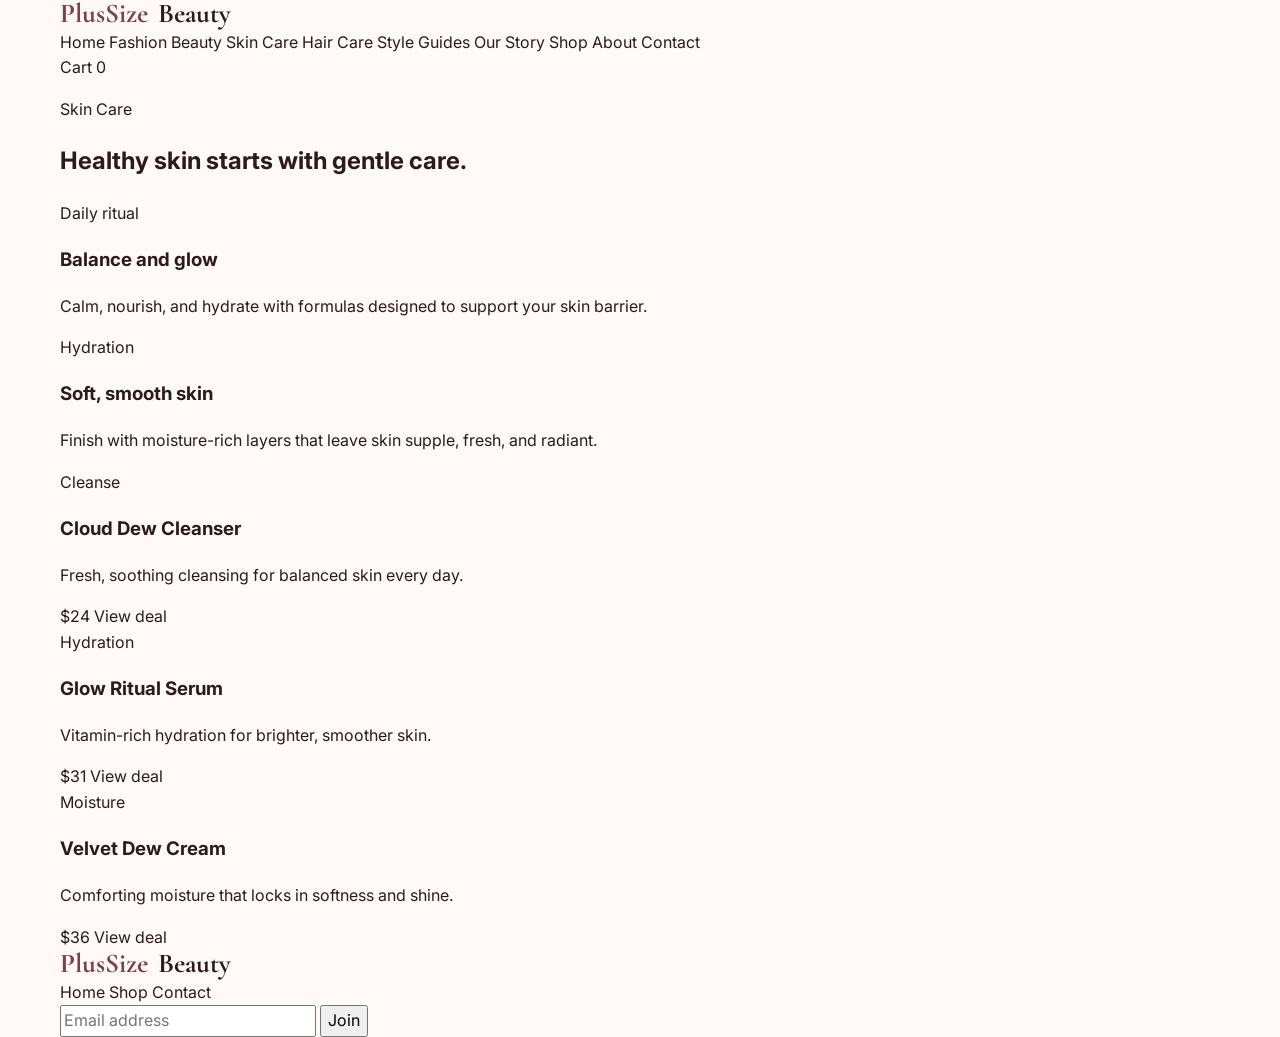
<file: skin-care.html>
<!DOCTYPE html>
<html lang="en">
  <head>
    <meta charset="UTF-8" />
    <meta name="viewport" content="width=device-width, initial-scale=1.0" />
    <meta name="description" content="Glow from the inside out with nourishing skincare essentials especially made for everyday confidence." />
    <title>Skin Care | Plus-Size Beauty</title>
    <link rel="preconnect" href="https://fonts.googleapis.com" />
    <link rel="preconnect" href="https://fonts.gstatic.com" crossorigin />
    <link href="https://fonts.googleapis.com/css2?family=Cormorant+Garamond:wght@400;500;600;700&family=Inter:wght@400;500;600;700;800&display=swap" rel="stylesheet" />
    <link rel="stylesheet" href="styles.css" />
  </head>
  <body>
    <header class="site-header">
      <div class="container nav-wrap">
        <a href="index.html" class="brand" aria-label="Plus-Size Beauty home">
          <span class="brand-mark">PlusSize</span>
          <span class="brand-word">Beauty</span>
        </a>

        <nav class="main-nav" aria-label="Main navigation">
          <a href="index.html">Home</a>
          <a href="fashion.html">Fashion</a>
          <a href="beauty.html">Beauty</a>
          <a href="skin-care.html" class="active">Skin Care</a>
          <a href="hair-care.html">Hair Care</a>
          <a href="style-guides.html">Style Guides</a>
          <a href="our-story.html">Our Story</a>
          <a href="shop.html">Shop</a>
          <a href="about.html">About</a>
          <a href="contact.html">Contact</a>
        </nav>

        <a href="shop.html" class="cart-button" aria-label="Shopping cart">
          Cart <span class="cart-count">0</span>
        </a>
      </div>
    </header>

    <main>
      <section class="page-banner">
        <div class="container page-banner-inner">
          <p class="eyebrow">Skin Care</p>
          <h1>Healthy skin starts with gentle care.</h1>
        </div>
      </section>

      <section class="content-section">
        <div class="container">
          <div class="feature-list-grid">
            <article class="feature-card-large alt-panel">
              <div class="feature-card-photo feature-photo-3"></div>
              <div class="feature-card-copy">
                <p class="eyebrow">Daily ritual</p>
                <h3>Balance and glow</h3>
                <p>Calm, nourish, and hydrate with formulas designed to support your skin barrier.</p>
              </div>
            </article>

            <article class="feature-card-large alt-panel">
              <div class="feature-card-photo feature-photo-4"></div>
              <div class="feature-card-copy">
                <p class="eyebrow">Hydration</p>
                <h3>Soft, smooth skin</h3>
                <p>Finish with moisture-rich layers that leave skin supple, fresh, and radiant.</p>
              </div>
            </article>
          </div>
        </div>
      </section>

      <section class="content-section muted-panel">
        <div class="container">
          <div class="product-grid">
            <article class="product-card">
              <div class="product-image image-six"></div>
              <div class="product-body">
                <span class="product-tag">Cleanse</span>
                <h3>Cloud Dew Cleanser</h3>
                <p>Fresh, soothing cleansing for balanced skin every day.</p>
                <div class="product-meta">
                  <span class="price">$24</span>
                  <a class="affiliate-link" href="https://example.com/affiliate/cloud-dew-cleanser" target="_blank" rel="sponsored noopener noreferrer">View deal</a>
                </div>
              </div>
            </article>

            <article class="product-card">
              <div class="product-image image-one"></div>
              <div class="product-body">
                <span class="product-tag">Hydration</span>
                <h3>Glow Ritual Serum</h3>
                <p>Vitamin-rich hydration for brighter, smoother skin.</p>
                <div class="product-meta">
                  <span class="price">$31</span>
                  <a class="affiliate-link" href="https://example.com/affiliate/glow-ritual-serum" target="_blank" rel="sponsored noopener noreferrer">View deal</a>
                </div>
              </div>
            </article>

            <article class="product-card">
              <div class="product-image image-two"></div>
              <div class="product-body">
                <span class="product-tag">Moisture</span>
                <h3>Velvet Dew Cream</h3>
                <p>Comforting moisture that locks in softness and shine.</p>
                <div class="product-meta">
                  <span class="price">$36</span>
                  <a class="affiliate-link" href="https://example.com/affiliate/velvet-dew-cream" target="_blank" rel="sponsored noopener noreferrer">View deal</a>
                </div>
              </div>
            </article>
          </div>
        </div>
      </section>
    </main>

    <footer class="site-footer">
      <div class="container footer-wrap">
        <div class="brand footer-brand">
          <span class="brand-mark">PlusSize</span>
          <span class="brand-word">Beauty</span>
        </div>

        <div class="footer-links">
          <a href="index.html">Home</a>
          <a href="shop.html">Shop</a>
          <a href="contact.html">Contact</a>
        </div>

        <form class="newsletter" aria-label="Newsletter signup">
          <input type="email" placeholder="Email address" aria-label="Email address" />
          <button type="submit">Join</button>
        </form>
      </div>
    </footer>

    <script src="script.js"></script>
  </body>
</html>
</file>
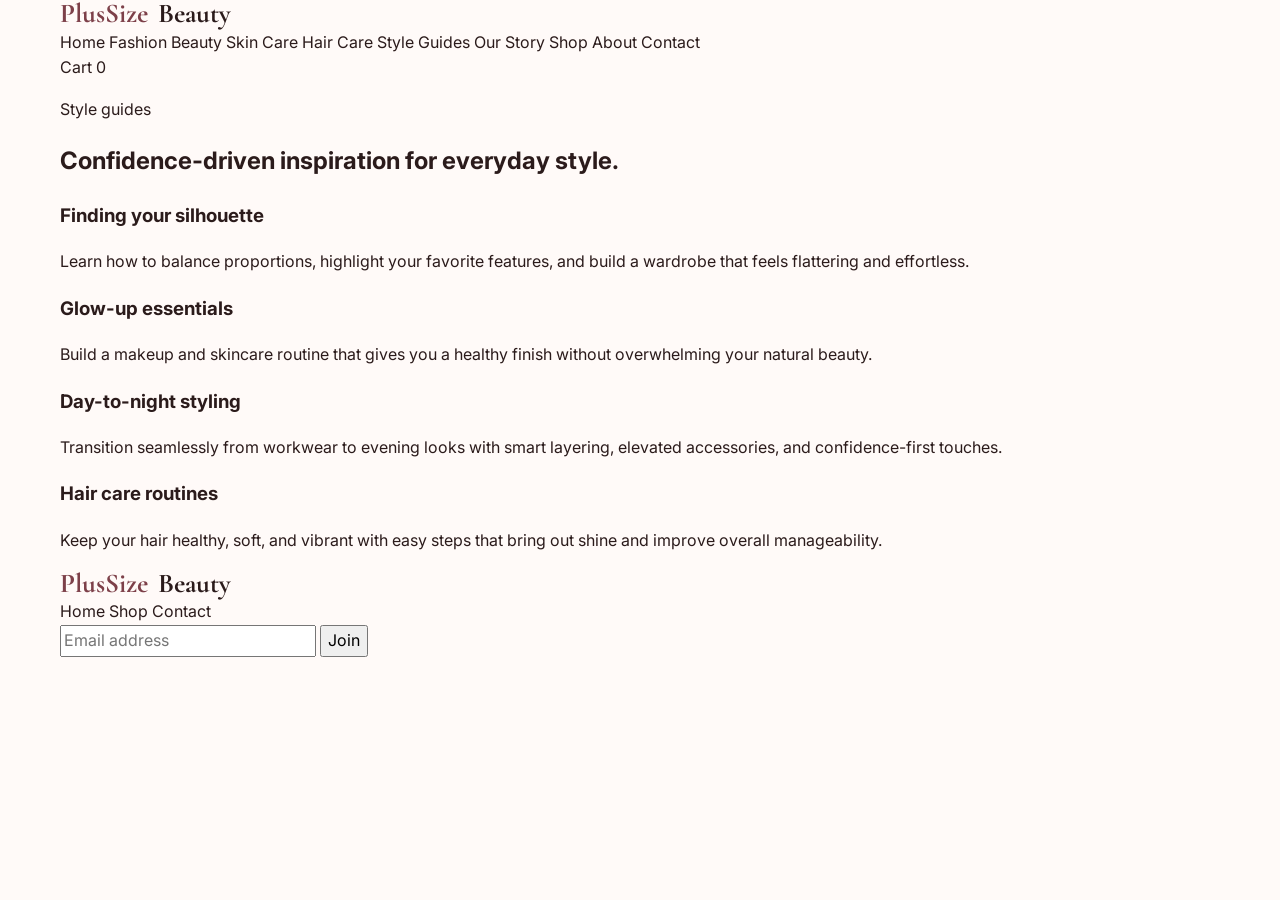
<file: style-guides.html>
<!DOCTYPE html>
<html lang="en">
  <head>
    <meta charset="UTF-8" />
    <meta name="viewport" content="width=device-width, initial-scale=1.0" />
    <meta name="description" content="Explore styling inspiration, wardrobe ideas, and everyday confidence-building fashion guidance." />
    <title>Style Guides | Plus-Size Beauty</title>
    <link rel="preconnect" href="https://fonts.googleapis.com" />
    <link rel="preconnect" href="https://fonts.gstatic.com" crossorigin />
    <link href="https://fonts.googleapis.com/css2?family=Cormorant+Garamond:wght@400;500;600;700&family=Inter:wght@400;500;600;700;800&display=swap" rel="stylesheet" />
    <link rel="stylesheet" href="styles.css" />
  </head>
  <body>
    <header class="site-header">
      <div class="container nav-wrap">
        <a href="index.html" class="brand" aria-label="Plus-Size Beauty home">
          <span class="brand-mark">PlusSize</span>
          <span class="brand-word">Beauty</span>
        </a>

        <nav class="main-nav" aria-label="Main navigation">
          <a href="index.html">Home</a>
          <a href="fashion.html">Fashion</a>
          <a href="beauty.html">Beauty</a>
          <a href="skin-care.html">Skin Care</a>
          <a href="hair-care.html">Hair Care</a>
          <a href="style-guides.html" class="active">Style Guides</a>
          <a href="our-story.html">Our Story</a>
          <a href="shop.html">Shop</a>
          <a href="about.html">About</a>
          <a href="contact.html">Contact</a>
        </nav>

        <a href="shop.html" class="cart-button" aria-label="Shopping cart">
          Cart <span class="cart-count">0</span>
        </a>
      </div>
    </header>

    <main>
      <section class="page-banner">
        <div class="container page-banner-inner">
          <p class="eyebrow">Style guides</p>
          <h1>Confidence-driven inspiration for everyday style.</h1>
        </div>
      </section>

      <section class="content-section">
        <div class="container guide-grid">
          <article class="guide-item">
            <h3>Finding your silhouette</h3>
            <p>Learn how to balance proportions, highlight your favorite features, and build a wardrobe that feels flattering and effortless.</p>
          </article>

          <article class="guide-item">
            <h3>Glow-up essentials</h3>
            <p>Build a makeup and skincare routine that gives you a healthy finish without overwhelming your natural beauty.</p>
          </article>

          <article class="guide-item">
            <h3>Day-to-night styling</h3>
            <p>Transition seamlessly from workwear to evening looks with smart layering, elevated accessories, and confidence-first touches.</p>
          </article>

          <article class="guide-item">
            <h3>Hair care routines</h3>
            <p>Keep your hair healthy, soft, and vibrant with easy steps that bring out shine and improve overall manageability.</p>
          </article>
        </div>
      </section>
    </main>

    <footer class="site-footer">
      <div class="container footer-wrap">
        <div class="brand footer-brand">
          <span class="brand-mark">PlusSize</span>
          <span class="brand-word">Beauty</span>
        </div>

        <div class="footer-links">
          <a href="index.html">Home</a>
          <a href="shop.html">Shop</a>
          <a href="contact.html">Contact</a>
        </div>

        <form class="newsletter" aria-label="Newsletter signup">
          <input type="email" placeholder="Email address" aria-label="Email address" />
          <button type="submit">Join</button>
        </form>
      </div>
    </footer>

    <script src="script.js"></script>
  </body>
</html>
</file>
<file: styles.css>
:root {
  --bg: #fffaf8;
  --panel: #ffffff;
  --panel-alt: #f8f0ee;
  --rose: #f2d7d0;
  --rose-deep: #d96d7a;
  --rose-dark: #7d4049;
  --gold: #f0d9a9;
  --text: #2b1b1b;
  --muted: #5d4847;
  --border: rgba(99, 63, 59, 0.12);
  --shadow: 0 10px 26px rgba(61, 35, 31, 0.09);
}

* {
  box-sizing: border-box;
}

html {
  scroll-behavior: smooth;
}

body {
  margin: 0;
  font-family: "Inter", sans-serif;
  color: var(--text);
  background: var(--bg);
  line-height: 1.6;
}

img {
  display: block;
  max-width: 100%;
}

a {
  color: inherit;
  text-decoration: none;
}

button,
input,
textarea {
  font: inherit;
}

.container {
  width: min(1160px, calc(100% - 30px));
  margin: 0 auto;
}

.brand {
  display: inline-flex;
  align-items: center;
  gap: 10px;
  font-weight: 800;
}

.brand-mark,
.brand-word {
  font-family: "Cormorant Garamond", serif;
  font-size: clamp(1.7rem, 2vw, 2.3rem);
  line-height: 1;
}

.brand-mark {
  color: var(--rose-dark);
}

.app-body {
  min-height: 100vh;
  display: flex;
  align-items: center;
  justify-content: center;
  background: linear-gradient(180deg, #fffaf8 0%, #f8e9e5 100%);
  padding: 32px 20px;
}

.app-page {
  display: grid;
  grid-template-columns: 360px 280px;
  gap: 32px;
  align-items: center;
  justify-content: center;
  width: min(100%, 760px);
}

.phone-shell {
  background: rgba(255,255,255,0.88);
  border: 1px solid var(--border);
  border-radius: 32px;
  box-shadow: var(--shadow);
  padding: 18px 18px 20px;
}

.phone-header,
.qr-header {
  display: flex;
  align-items: center;
  justify-content: space-between;
  gap: 12px;
}

.app-brand,
.qr-brand {
  justify-content: center;
}

.app-brand .brand-mark,
.app-brand .brand-word,
.qr-brand .brand-mark,
.qr-brand .brand-word {
  font-size: clamp(1.7rem, 2vw, 2.1rem);
}

.mini-icons {
  display: flex;
  align-items: center;
  gap: 8px;
  color: var(--rose-dark);
  font-size: 1.05rem;
}

.app-hero-card {
  display: grid;
  grid-template-columns: 1fr 110px;
  gap: 12px;
  background: linear-gradient(135deg, rgba(242, 215, 208, 0.7), rgba(255, 255, 255, 0.9));
  border: 1px solid var(--border);
  border-radius: 26px;
  padding: 18px 16px;
  margin-top: 20px;
  align-items: center;
}

.app-hero-copy p,
.app-hero-copy h1 {
  margin: 0;
}

.app-hero-copy .eyebrow {
  margin-bottom: 6px;
}

.app-hero-copy h1 {
  font-family: "Cormorant Garamond", serif;
  font-size: 2.6rem;
  line-height: 1;
  margin-bottom: 6px;
  color: var(--rose-dark);
}

.app-hero-copy p:last-child {
  font-size: 0.82rem;
  color: var(--muted);
}

.app-hero-graphic {
  display: flex;
  align-items: center;
  justify-content: center;
}

.app-circle {
  width: 86px;
  height: 86px;
  border-radius: 50%;
  background: radial-gradient(circle at 35% 30%, #ffd4e2, #d96d7a 54%, #7d4049 100%);
  box-shadow: inset 0 0 0 8px rgba(255,255,255,0.28);
}

.app-tabs {
  display: grid;
  grid-template-columns: repeat(4, minmax(0, 1fr));
  gap: 8px;
  margin-top: 18px;
}

.tab {
  display: inline-flex;
  align-items: center;
  justify-content: center;
  min-height: 36px;
  padding: 8px 10px;
  border-radius: 999px;
  background: rgba(242, 215, 208, 0.4);
  color: var(--rose-dark);
  font-size: 0.7rem;
  font-weight: 800;
}

.tab.active {
  background: linear-gradient(135deg, var(--rose-deep), #e99f93);
  color: white;
}

.app-grid {
  display: grid;
  grid-template-columns: repeat(2, minmax(0, 1fr));
  gap: 12px;
  margin-top: 18px;
}

.app-item {
  height: 90px;
  border-radius: 18px;
  background: linear-gradient(135deg, rgba(242, 215, 208, 0.8), rgba(255,255,255,0.9));
  border: 1px solid var(--border);
}

.qr-card {
  background: rgba(255,255,255,0.9);
  border: 1px solid var(--border);
  border-radius: 28px;
  box-shadow: var(--shadow);
  padding: 18px 16px 20px;
  display: grid;
  justify-items: center;
  gap: 12px;
}

.qr-box {
  display: flex;
  align-items: center;
  justify-content: center;
  width: 220px;
  height: 220px;
  border-radius: 28px;
  background: white;
  border: 1px solid var(--border);
  box-shadow: inset 0 0 0 8px rgba(242, 215, 208, 0.4);
  padding: 12px;
}

.qr-image {
  width: 100%;
  height: 100%;
  object-fit: contain;
  border-radius: 18px;
}

.qr-card p {
  margin: 0;
  color: var(--muted);
  font-weight: 700;
  text-align: center;
}

@media (max-width: 720px) {
  .app-page {
    grid-template-columns: 1fr;
  }

  .qr-card {
    width: min(100%, 260px);
    margin: 0 auto;
  }
}

.site-header,
.site-footer,
.nav-wrap,
.main-nav,
.cart-button,
.hero,
.hero-inner,
.photos,
.category-grid,
.content-section,
.product-grid,
.footer-wrap,
.newsletter,
.about-grid,
.contact-grid,
.page-banner,
.story-grid,
.shop-controls,
.filter-group,
.feature-grid,
.community-grid,
.values-grid,
.two-panel-grid,
.category-card-grid,
.routine-grid,
.skin-card-grid,
.hair-hero,
.skin-hero {
  /* keep existing site styles unaffected */
}
</file>
